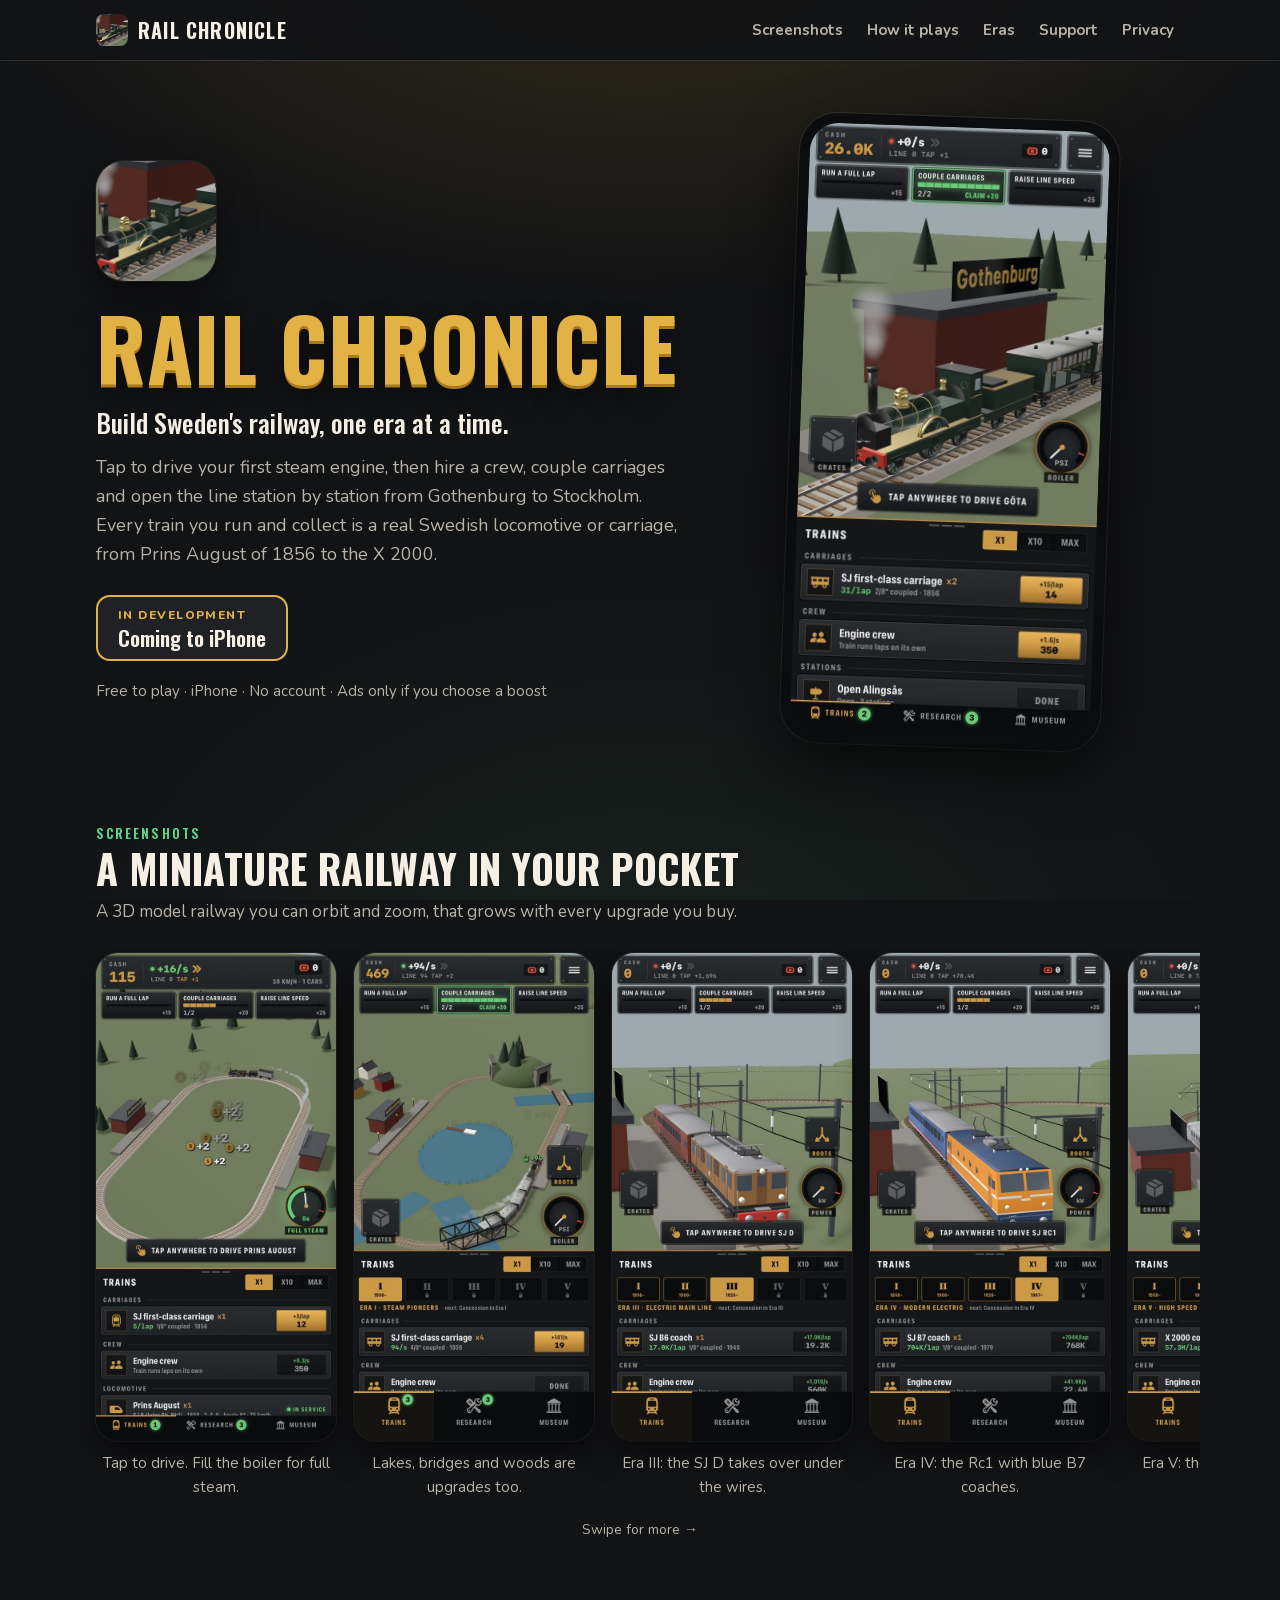
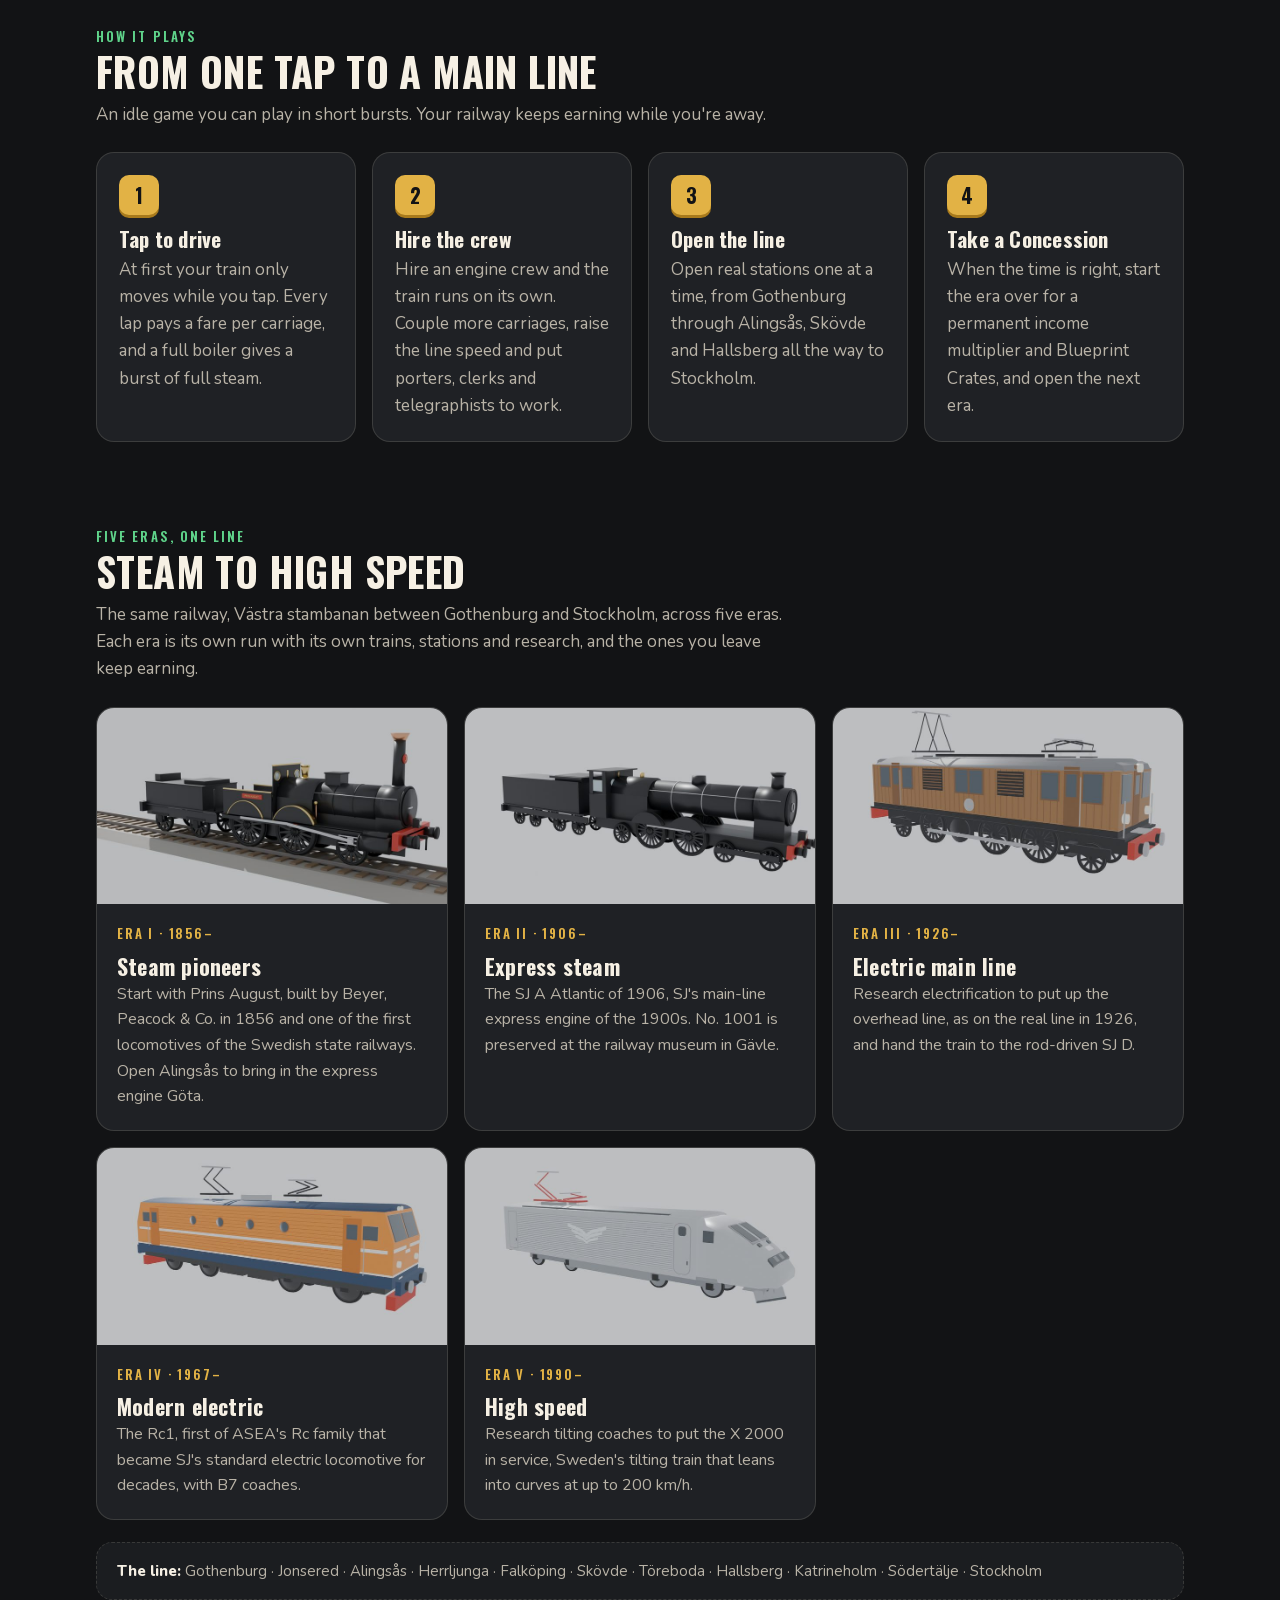
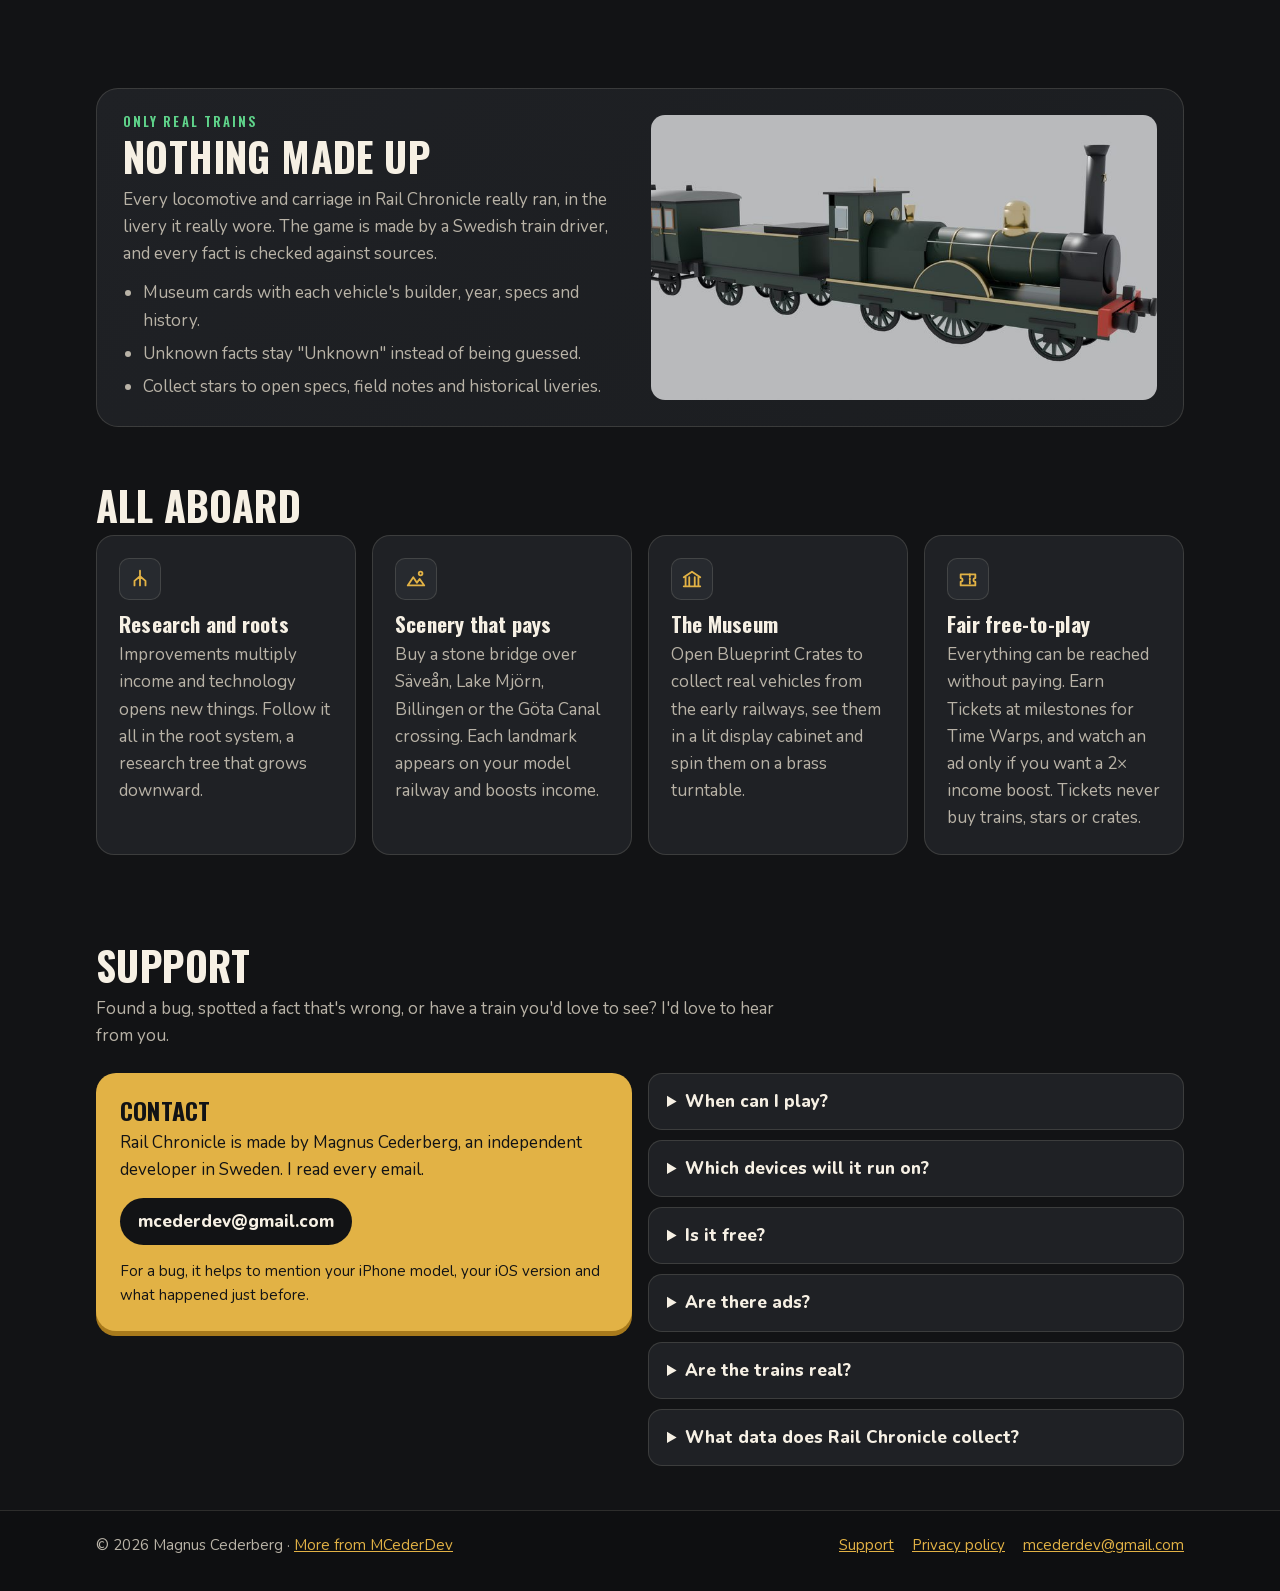
<file: index.html>
<!doctype html>
<html lang="en">
<head>
<meta charset="utf-8">
<meta name="viewport" content="width=device-width, initial-scale=1, viewport-fit=cover">
<title>Rail Chronicle: an idle railway game for iPhone</title>
<meta name="description" content="Rail Chronicle is a 3D idle railway game for iPhone. Build the line from Gothenburg to Stockholm, from the steam engine Prins August to the X 2000, with real Swedish trains. In development.">
<meta name="theme-color" content="#121315">
<link rel="canonical" href="https://mcederdev.github.io/rail-chronicle/">
<link rel="icon" href="assets/favicon.png" type="image/png">
<link rel="apple-touch-icon" href="assets/apple-touch-icon.png">
<link rel="preload" href="assets/fonts/Oswald-latin.woff2" as="font" type="font/woff2" crossorigin>
<link rel="stylesheet" href="assets/site.css">
<!-- When the app is live, add: <meta name="apple-itunes-app" content="app-id=APP_ID"> -->

<!-- Link previews in Messages, Slack and social media -->
<meta property="og:type" content="website">
<meta property="og:site_name" content="MCederDev">
<meta property="og:title" content="Rail Chronicle: build Sweden's railway, one era at a time">
<meta property="og:description" content="A 3D idle railway game for iPhone. Gothenburg to Stockholm, from steam to the X 2000, with real Swedish trains. In development.">
<meta property="og:url" content="https://mcederdev.github.io/rail-chronicle/">
<meta property="og:image" content="https://mcederdev.github.io/rail-chronicle/assets/share.png">
<meta property="og:image:width" content="1200">
<meta property="og:image:height" content="630">
<meta property="og:image:alt" content="Rail Chronicle: the steam locomotive Göta at Gothenburg station next to three screenshots of the game">
<meta name="twitter:card" content="summary_large_image">
<meta name="twitter:title" content="Rail Chronicle: build Sweden's railway">
<meta name="twitter:description" content="A 3D idle railway game for iPhone with real Swedish trains. In development.">
<meta name="twitter:image" content="https://mcederdev.github.io/rail-chronicle/assets/share.png">
</head>
<body>
<a class="skip" href="#main">Skip to content</a>
<header class="top">
  <div class="wrap">
    <a class="brand" href="./"><img src="assets/favicon.png" alt="" width="32" height="32">Rail Chronicle</a>
    <nav class="nav" aria-label="Main">
      <a href="#screenshots">Screenshots</a>
      <a href="#how">How it plays</a>
      <a href="#eras">Eras</a>
      <a href="#support">Support</a>
      <a href="privacy.html">Privacy</a>
    </nav>
  </div>
</header>

<main id="main">
  <div class="hero">
    <div class="wrap">
      <div>
        <img class="icon" src="assets/icon-512.png" alt="Rail Chronicle icon: the green and brass steam locomotive Göta at a red station building" width="120" height="120">
        <h1>Rail Chronicle</h1>
        <p class="tagline">Build Sweden's railway, one era at a time.</p>
        <p class="lede">Tap to drive your first steam engine, then hire a crew, couple carriages and open the line station by station from Gothenburg to Stockholm. Every train you run and collect is a real Swedish locomotive or carriage, from Prins August of 1856 to the X 2000.</p>
        <div class="cta">
          <div class="status" role="note"><small>In development</small><b>Coming to iPhone</b></div>
        </div>
        <p class="facts">Free to play · iPhone · No account · Ads only if you choose a boost</p>
      </div>
      <div class="phone">
        <img src="assets/screens/2-gota.jpg" alt="The steam locomotive Göta with a first-class carriage at Gothenburg station, with the Trains shop below" width="600" height="1220">
      </div>
    </div>
  </div>

  <section id="screenshots" aria-labelledby="shots-h">
    <div class="wrap">
      <p class="kicker">Screenshots</p>
      <h2 id="shots-h">A miniature railway in your pocket</h2>
      <p class="sub">A 3D model railway you can orbit and zoom, that grows with every upgrade you buy.</p>
      <div class="shots" tabindex="0" aria-label="Screenshots, scroll sideways for more">
        <figure><img src="assets/screens/1-full-steam.jpg" alt="Prins August on the first loop, coins rising from the track and the boiler gauge at Full Steam" width="600" height="1220" loading="lazy"><figcaption>Tap to drive. Fill the boiler for full steam.</figcaption></figure>
        <figure><img src="assets/screens/3-scenery.jpg" alt="A steam train crossing a stone bridge beside a lake, with a red station and woods around the loop" width="600" height="1220" loading="lazy"><figcaption>Lakes, bridges and woods are upgrades too.</figcaption></figure>
        <figure><img src="assets/screens/4-sj-d.jpg" alt="An SJ D electric locomotive with brown coaches under the overhead wires" width="600" height="1220" loading="lazy"><figcaption>Era III: the SJ D takes over under the wires.</figcaption></figure>
        <figure><img src="assets/screens/5-rc1.jpg" alt="An orange and blue SJ Rc1 locomotive with blue coaches" width="600" height="1220" loading="lazy"><figcaption>Era IV: the Rc1 with blue B7 coaches.</figcaption></figure>
        <figure><img src="assets/screens/6-x2000.jpg" alt="The X 2000 power car leading its stainless tilting coaches" width="600" height="1220" loading="lazy"><figcaption>Era V: the X 2000 and its tilting coaches.</figcaption></figure>
        <figure><img src="assets/screens/7-museum.jpg" alt="The Museum: a model of Prins August on a brass turntable above its museum card" width="600" height="1220" loading="lazy"><figcaption>Every vehicle on the Museum turntable, with its real history.</figcaption></figure>
        <figure><img src="assets/screens/9-crate.jpg" alt="A crate opening to reveal the Traveller, a Liverpool and Manchester Railway first-class carriage of 1834" width="600" height="1220" loading="lazy"><figcaption>Blueprint crates reveal real vehicles and stars.</figcaption></figure>
        <figure><img src="assets/screens/8-roots.jpg" alt="The root system: research nodes growing downward from Carriages, joined by brass lines" width="600" height="1220" loading="lazy"><figcaption>Research grows downward like roots.</figcaption></figure>
        <figure><img src="assets/screens/10-research.jpg" alt="The Research tab with Improvements and Technology, and research coming up" width="600" height="1220" loading="lazy"><figcaption>Small research combines into big research.</figcaption></figure>
      </div>
      <p class="hint" aria-hidden="true">Swipe for more →</p>
    </div>
  </section>

  <section id="how" aria-labelledby="how-h">
    <div class="wrap">
      <p class="kicker">How it plays</p>
      <h2 id="how-h">From one tap to a main line</h2>
      <p class="sub">An idle game you can play in short bursts. Your railway keeps earning while you're away.</p>
      <ol class="steps">
        <li><h3>Tap to drive</h3><p>At first your train only moves while you tap. Every lap pays a fare per carriage, and a full boiler gives a burst of full steam.</p></li>
        <li><h3>Hire the crew</h3><p>Hire an engine crew and the train runs on its own. Couple more carriages, raise the line speed and put porters, clerks and telegraphists to work.</p></li>
        <li><h3>Open the line</h3><p>Open real stations one at a time, from Gothenburg through Alingsås, Skövde and Hallsberg all the way to Stockholm.</p></li>
        <li><h3>Take a Concession</h3><p>When the time is right, start the era over for a permanent income multiplier and Blueprint Crates, and open the next era.</p></li>
      </ol>
    </div>
  </section>

  <section id="eras" aria-labelledby="eras-h">
    <div class="wrap">
      <p class="kicker">Five eras, one line</p>
      <h2 id="eras-h">Steam to high speed</h2>
      <p class="sub">The same railway, Västra stambanan between Gothenburg and Stockholm, across five eras. Each era is its own run with its own trains, stations and research, and the ones you leave keep earning.</p>
      <ol class="eras">
        <li class="era"><img src="assets/renders/prinsaugust.jpg" alt="Model of the black steam locomotive Prins August and its tender" width="800" height="450" loading="lazy"><div class="body"><span class="num">Era I · 1856–</span><h3>Steam pioneers</h3><p>Start with Prins August, built by Beyer, Peacock &amp; Co. in 1856 and one of the first locomotives of the Swedish state railways. Open Alingsås to bring in the express engine Göta.</p></div></li>
        <li class="era"><img src="assets/renders/sja1001.jpg" alt="Model of the steam locomotive SJ A 1001" width="800" height="450" loading="lazy"><div class="body"><span class="num">Era II · 1906–</span><h3>Express steam</h3><p>The SJ A Atlantic of 1906, SJ's main-line express engine of the 1900s. No. 1001 is preserved at the railway museum in Gävle.</p></div></li>
        <li class="era"><img src="assets/renders/sjd.jpg" alt="Model of the rod-driven electric locomotive SJ D" width="800" height="450" loading="lazy"><div class="body"><span class="num">Era III · 1926–</span><h3>Electric main line</h3><p>Research electrification to put up the overhead line, as on the real line in 1926, and hand the train to the rod-driven SJ D.</p></div></li>
        <li class="era"><img src="assets/renders/sjrc1.jpg" alt="Model of the electric locomotive SJ Rc1" width="800" height="450" loading="lazy"><div class="body"><span class="num">Era IV · 1967–</span><h3>Modern electric</h3><p>The Rc1, first of ASEA's Rc family that became SJ's standard electric locomotive for decades, with B7 coaches.</p></div></li>
        <li class="era"><img src="assets/renders/sjx2.jpg" alt="Model of the X 2000 power car" width="800" height="450" loading="lazy"><div class="body"><span class="num">Era V · 1990–</span><h3>High speed</h3><p>Research tilting coaches to put the X 2000 in service, Sweden's tilting train that leans into curves at up to 200 km/h.</p></div></li>
      </ol>
      <p class="line"><b>The line:</b> Gothenburg · Jonsered · Alingsås · Herrljunga · Falköping · Skövde · Töreboda · Hallsberg · Katrineholm · Södertälje · Stockholm</p>
    </div>
  </section>

  <section aria-labelledby="real-h">
    <div class="wrap">
      <div class="promise">
        <div>
          <p class="kicker">Only real trains</p>
          <h2 id="real-h">Nothing made up</h2>
          <p class="sub" style="margin-bottom:0">Every locomotive and carriage in Rail Chronicle really ran, in the livery it really wore. The game is made by a Swedish train driver, and every fact is checked against sources.</p>
          <ul>
            <li>Museum cards with each vehicle's builder, year, specs and history.</li>
            <li>Unknown facts stay "Unknown" instead of being guessed.</li>
            <li>Collect stars to open specs, field notes and historical liveries.</li>
          </ul>
        </div>
        <img src="assets/renders/gota.jpg" alt="Model of Göta, SJ no. 75, a green 2-2-2 steam locomotive with brass details" width="800" height="450" loading="lazy">
      </div>
    </div>
  </section>

  <section aria-labelledby="feat-h" style="padding-top:12px">
    <div class="wrap">
      <h2 id="feat-h">All aboard</h2>
      <div class="grid">
        <div class="card"><span class="glyph" aria-hidden="true"><svg viewBox="0 0 24 24" fill="none" stroke="currentColor" stroke-width="2" stroke-linecap="round" stroke-linejoin="round"><path d="M12 3v6M12 9l-6 5M12 9l6 5M6 14v5M18 14v5M12 9v10"/></svg></span><h3>Research and roots</h3><p>Improvements multiply income and technology opens new things. Follow it all in the root system, a research tree that grows downward.</p></div>
        <div class="card"><span class="glyph" aria-hidden="true"><svg viewBox="0 0 24 24" fill="none" stroke="currentColor" stroke-width="2" stroke-linecap="round" stroke-linejoin="round"><path d="M3 19l6-9 4 6 3-4 5 7z"/><circle cx="17" cy="6" r="2"/></svg></span><h3>Scenery that pays</h3><p>Buy a stone bridge over Säveån, Lake Mjörn, Billingen or the Göta Canal crossing. Each landmark appears on your model railway and boosts income.</p></div>
        <div class="card"><span class="glyph" aria-hidden="true"><svg viewBox="0 0 24 24" fill="none" stroke="currentColor" stroke-width="2" stroke-linecap="round" stroke-linejoin="round"><path d="M3 10l9-6 9 6M5 10v9M9 10v9M15 10v9M19 10v9M3 20h18"/></svg></span><h3>The Museum</h3><p>Open Blueprint Crates to collect real vehicles from the early railways, see them in a lit display cabinet and spin them on a brass turntable.</p></div>
        <div class="card"><span class="glyph" aria-hidden="true"><svg viewBox="0 0 24 24" fill="none" stroke="currentColor" stroke-width="2" stroke-linecap="round" stroke-linejoin="round"><path d="M4 7h16v4a2 2 0 0 0 0 4v4H4v-4a2 2 0 0 0 0-4z"/><path d="M14 7v12" stroke-dasharray="2 2"/></svg></span><h3>Fair free-to-play</h3><p>Everything can be reached without paying. Earn Tickets at milestones for Time Warps, and watch an ad only if you want a 2× income boost. Tickets never buy trains, stars or crates.</p></div>
      </div>
    </div>
  </section>

  <section id="support" aria-labelledby="support-h">
    <div class="wrap">
      <h2 id="support-h">Support</h2>
      <p class="sub">Found a bug, spotted a fact that's wrong, or have a train you'd love to see? I'd love to hear from you.</p>
      <div class="support">
        <div class="contact">
          <h3>Contact</h3>
          <p>Rail Chronicle is made by Magnus Cederberg, an independent developer in Sweden. I read every email.</p>
          <a class="mail" href="mailto:mcederdev@gmail.com?subject=Rail%20Chronicle">mcederdev@gmail.com</a>
          <p class="small">For a bug, it helps to mention your iPhone model, your iOS version and what happened just before.</p>
        </div>
        <div class="faq">
          <details>
            <summary>When can I play?</summary>
            <p>Rail Chronicle is in development. The first test release covers the whole Gothenburg–Stockholm line, from Prins August to the X 2000. This page will link to the App Store when it's out.</p>
          </details>
          <details>
            <summary>Which devices will it run on?</summary>
            <p>iPhone. There is no Android version planned for now.</p>
          </details>
          <details>
            <summary>Is it free?</summary>
            <p>Yes, and it can be finished without paying. You can buy Tickets or a monthly pass that gives boosts without ads, but Tickets never buy trains, stars or crates.</p>
          </details>
          <details>
            <summary>Are there ads?</summary>
            <p>Only if you ask for one. Watching an ad gives a 2× income boost for 2 hours, up to 12 hours. There are no other ads in the game.</p>
          </details>
          <details>
            <summary>Are the trains real?</summary>
            <p>Yes. Every locomotive and carriage is a real historical vehicle, and its facts come from cited sources. If you spot a mistake, please email me.</p>
          </details>
          <details>
            <summary>What data does Rail Chronicle collect?</summary>
            <p>Your progress stays on your iPhone. The ads are served by Google AdMob, which asks for your consent first. The <a href="privacy.html">privacy policy</a> has the details.</p>
          </details>
        </div>
      </div>
    </div>
  </section>
</main>

<footer class="foot">
  <div class="wrap">
    <span>&copy; 2026 Magnus Cederberg · <a href="../">More from MCederDev</a></span>
    <nav aria-label="Footer">
      <a href="#support">Support</a>
      <a href="privacy.html">Privacy policy</a>
      <a href="mailto:mcederdev@gmail.com">mcederdev@gmail.com</a>
    </nav>
  </div>
</footer>
</body>
</html>
</file>
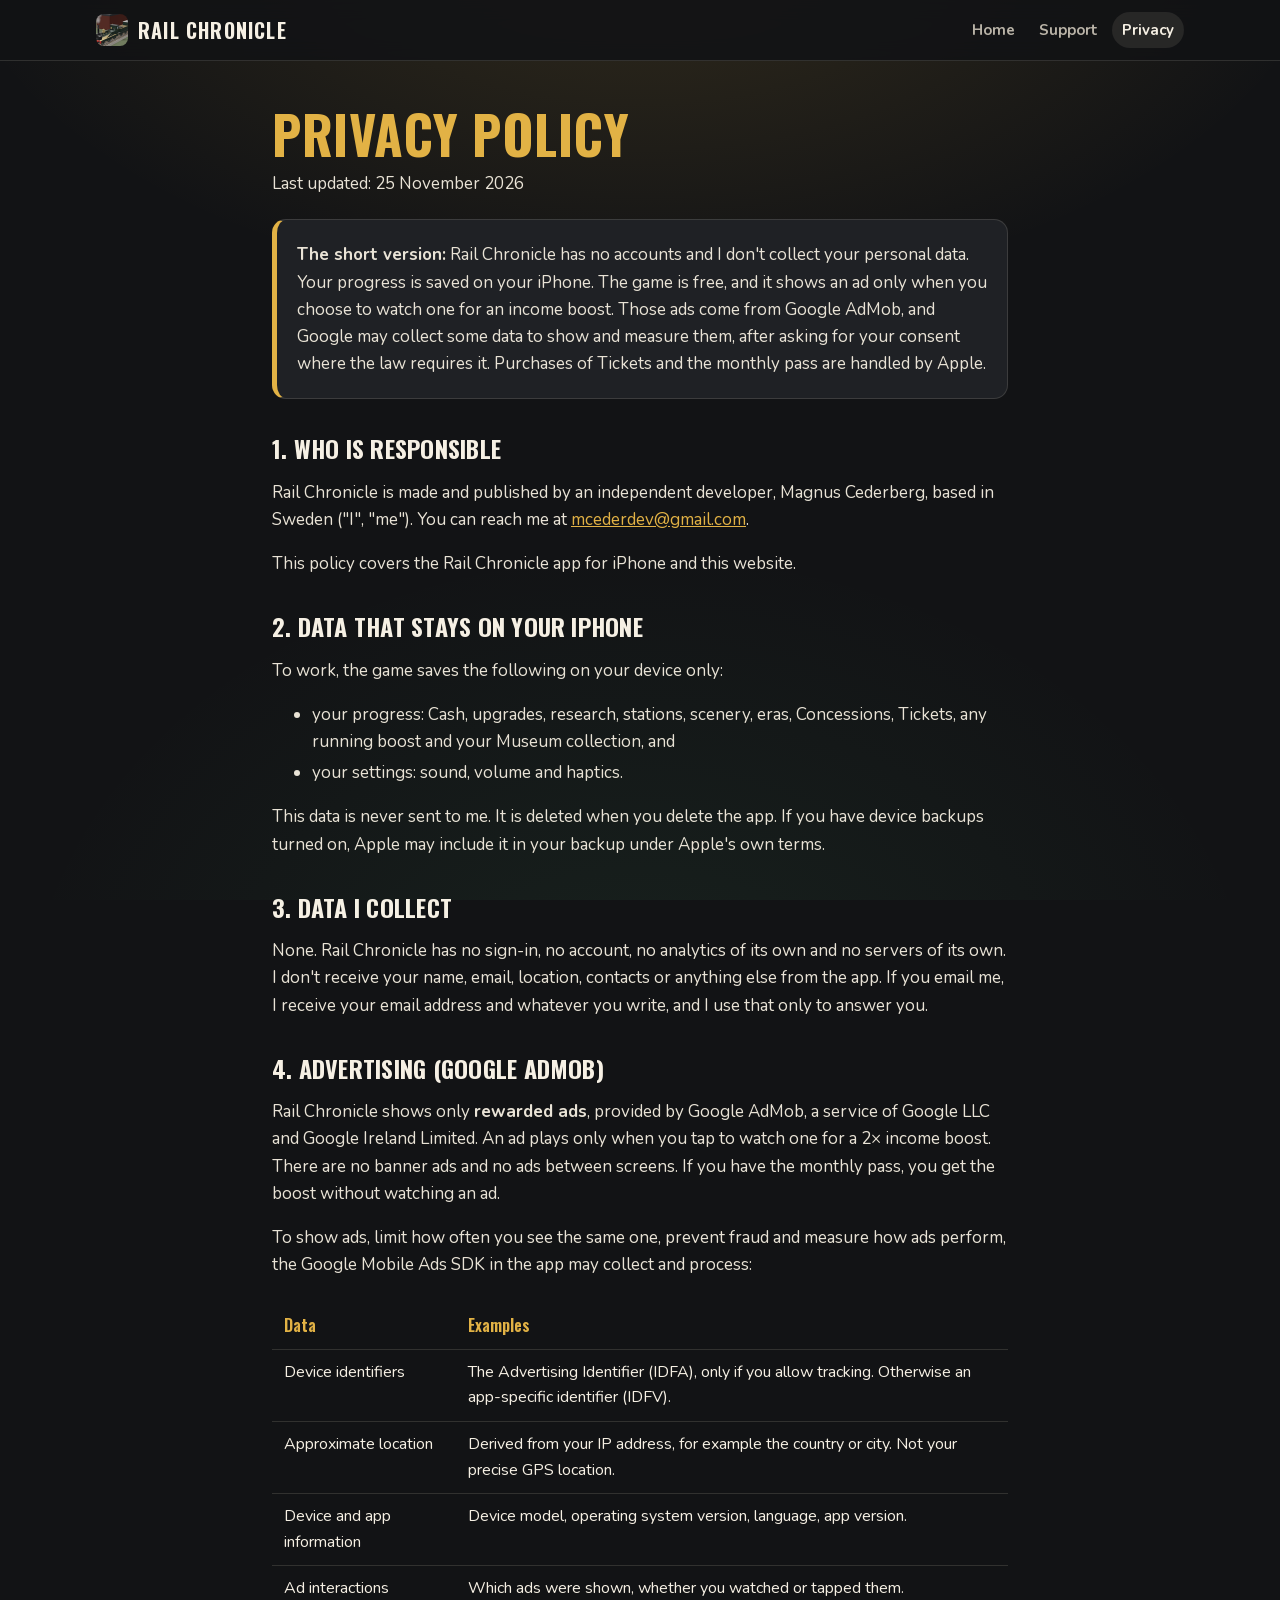
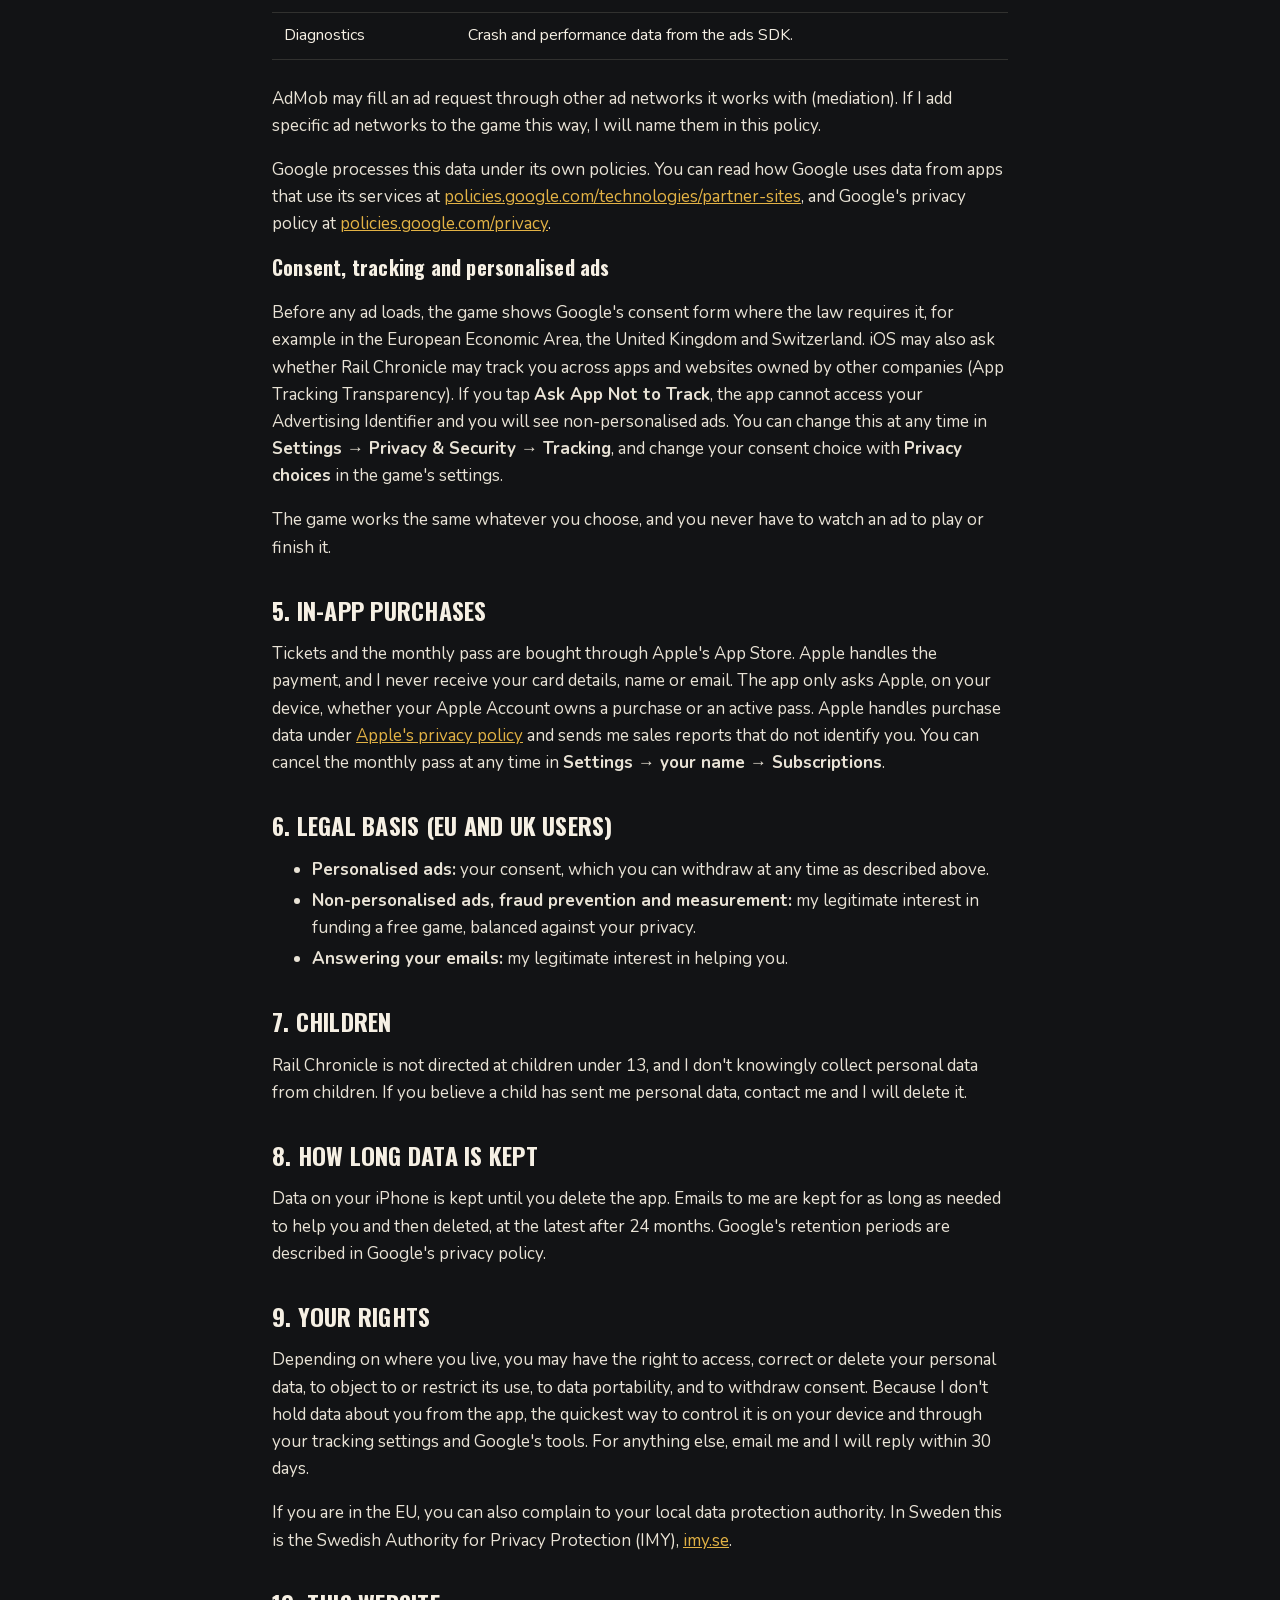
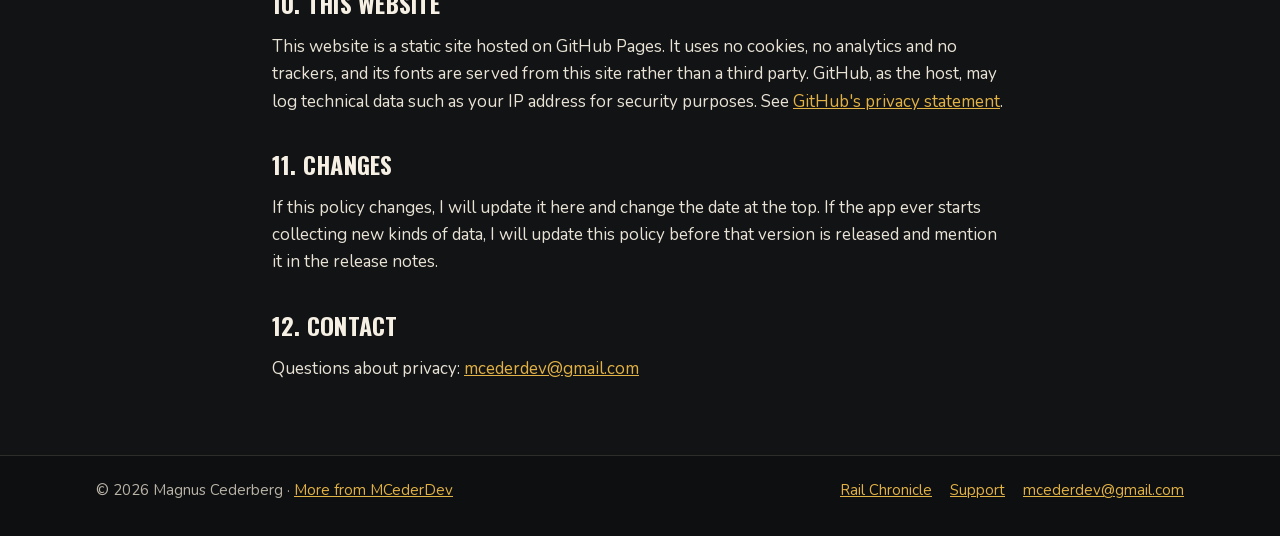
<file: privacy.html>
<!doctype html>
<html lang="en">
<head>
<meta charset="utf-8">
<meta name="viewport" content="width=device-width, initial-scale=1, viewport-fit=cover">
<title>Privacy Policy · Rail Chronicle</title>
<meta name="description" content="Privacy policy for Rail Chronicle, the idle railway game for iPhone. No account, progress stays on your iPhone, and optional rewarded ads from Google AdMob.">
<meta name="theme-color" content="#121315">
<link rel="canonical" href="https://mcederdev.github.io/rail-chronicle/privacy.html">
<link rel="icon" href="assets/favicon.png" type="image/png">
<link rel="apple-touch-icon" href="assets/apple-touch-icon.png">
<link rel="stylesheet" href="assets/site.css">
<meta property="og:type" content="website">
<meta property="og:site_name" content="MCederDev">
<meta property="og:title" content="Rail Chronicle privacy policy">
<meta property="og:description" content="No account, progress stays on your iPhone, and ads only when you choose a boost.">
<meta property="og:url" content="https://mcederdev.github.io/rail-chronicle/privacy.html">
<meta property="og:image" content="https://mcederdev.github.io/rail-chronicle/assets/share.png">
<meta property="og:image:width" content="1200">
<meta property="og:image:height" content="630">
<meta property="og:image:alt" content="Rail Chronicle: the steam locomotive Göta at Gothenburg station next to three screenshots of the game">
<meta name="twitter:card" content="summary_large_image">
</head>
<body>
<a class="skip" href="#main">Skip to content</a>
<header class="top">
  <div class="wrap">
    <a class="brand" href="./"><img src="assets/favicon.png" alt="" width="32" height="32">Rail Chronicle</a>
    <nav class="nav" aria-label="Main">
      <a href="./">Home</a>
      <a href="./#support">Support</a>
      <a href="privacy.html" aria-current="page">Privacy</a>
    </nav>
  </div>
</header>

<main id="main" class="doc">
  <div class="wrap">
    <h1>Privacy Policy</h1>
    <p class="meta">Last updated: 25 November 2026</p>

    <div class="note"><p><strong>The short version:</strong> Rail Chronicle has no accounts and I don't collect your personal data. Your progress is saved on your iPhone. The game is free, and it shows an ad only when you choose to watch one for an income boost. Those ads come from Google AdMob, and Google may collect some data to show and measure them, after asking for your consent where the law requires it. Purchases of Tickets and the monthly pass are handled by Apple.</p></div>

    <h2>1. Who is responsible</h2>
    <p>Rail Chronicle is made and published by an independent developer, Magnus Cederberg, based in Sweden ("I", "me"). You can reach me at <a href="mailto:mcederdev@gmail.com">mcederdev@gmail.com</a>.</p>
    <p>This policy covers the Rail Chronicle app for iPhone and this website.</p>

    <h2>2. Data that stays on your iPhone</h2>
    <p>To work, the game saves the following on your device only:</p>
    <ul>
      <li>your progress: Cash, upgrades, research, stations, scenery, eras, Concessions, Tickets, any running boost and your Museum collection, and</li>
      <li>your settings: sound, volume and haptics.</li>
    </ul>
    <p>This data is never sent to me. It is deleted when you delete the app. If you have device backups turned on, Apple may include it in your backup under Apple's own terms.</p>

    <h2>3. Data I collect</h2>
    <p>None. Rail Chronicle has no sign-in, no account, no analytics of its own and no servers of its own. I don't receive your name, email, location, contacts or anything else from the app. If you email me, I receive your email address and whatever you write, and I use that only to answer you.</p>

    <h2>4. Advertising (Google AdMob)</h2>
    <p>Rail Chronicle shows only <strong>rewarded ads</strong>, provided by Google AdMob, a service of Google LLC and Google Ireland Limited. An ad plays only when you tap to watch one for a 2× income boost. There are no banner ads and no ads between screens. If you have the monthly pass, you get the boost without watching an ad.</p>
    <p>To show ads, limit how often you see the same one, prevent fraud and measure how ads perform, the Google Mobile Ads SDK in the app may collect and process:</p>
    <div class="table-scroll">
    <table>
      <thead><tr><th>Data</th><th>Examples</th></tr></thead>
      <tbody>
        <tr><td>Device identifiers</td><td>The Advertising Identifier (IDFA), only if you allow tracking. Otherwise an app-specific identifier (IDFV).</td></tr>
        <tr><td>Approximate location</td><td>Derived from your IP address, for example the country or city. Not your precise GPS location.</td></tr>
        <tr><td>Device and app information</td><td>Device model, operating system version, language, app version.</td></tr>
        <tr><td>Ad interactions</td><td>Which ads were shown, whether you watched or tapped them.</td></tr>
        <tr><td>Diagnostics</td><td>Crash and performance data from the ads SDK.</td></tr>
      </tbody>
    </table>
    </div>
    <p>AdMob may fill an ad request through other ad networks it works with (mediation). If I add specific ad networks to the game this way, I will name them in this policy.</p>
    <p>Google processes this data under its own policies. You can read how Google uses data from apps that use its services at <a href="https://policies.google.com/technologies/partner-sites">policies.google.com/technologies/partner-sites</a>, and Google's privacy policy at <a href="https://policies.google.com/privacy">policies.google.com/privacy</a>.</p>

    <h3>Consent, tracking and personalised ads</h3>
    <p>Before any ad loads, the game shows Google's consent form where the law requires it, for example in the European Economic Area, the United Kingdom and Switzerland. iOS may also ask whether Rail Chronicle may track you across apps and websites owned by other companies (App Tracking Transparency). If you tap <strong>Ask App Not to Track</strong>, the app cannot access your Advertising Identifier and you will see non-personalised ads. You can change this at any time in <strong>Settings &rarr; Privacy &amp; Security &rarr; Tracking</strong>, and change your consent choice with <strong>Privacy choices</strong> in the game's settings.</p>
    <p>The game works the same whatever you choose, and you never have to watch an ad to play or finish it.</p>

    <h2>5. In-app purchases</h2>
    <p>Tickets and the monthly pass are bought through Apple's App Store. Apple handles the payment, and I never receive your card details, name or email. The app only asks Apple, on your device, whether your Apple Account owns a purchase or an active pass. Apple handles purchase data under <a href="https://www.apple.com/legal/privacy/">Apple's privacy policy</a> and sends me sales reports that do not identify you. You can cancel the monthly pass at any time in <strong>Settings &rarr; your name &rarr; Subscriptions</strong>.</p>

    <h2>6. Legal basis (EU and UK users)</h2>
    <ul>
      <li><strong>Personalised ads:</strong> your consent, which you can withdraw at any time as described above.</li>
      <li><strong>Non-personalised ads, fraud prevention and measurement:</strong> my legitimate interest in funding a free game, balanced against your privacy.</li>
      <li><strong>Answering your emails:</strong> my legitimate interest in helping you.</li>
    </ul>

    <h2>7. Children</h2>
    <p>Rail Chronicle is not directed at children under 13, and I don't knowingly collect personal data from children. If you believe a child has sent me personal data, contact me and I will delete it.</p>

    <h2>8. How long data is kept</h2>
    <p>Data on your iPhone is kept until you delete the app. Emails to me are kept for as long as needed to help you and then deleted, at the latest after 24 months. Google's retention periods are described in Google's privacy policy.</p>

    <h2>9. Your rights</h2>
    <p>Depending on where you live, you may have the right to access, correct or delete your personal data, to object to or restrict its use, to data portability, and to withdraw consent. Because I don't hold data about you from the app, the quickest way to control it is on your device and through your tracking settings and Google's tools. For anything else, email me and I will reply within 30 days.</p>
    <p>If you are in the EU, you can also complain to your local data protection authority. In Sweden this is the Swedish Authority for Privacy Protection (IMY), <a href="https://www.imy.se">imy.se</a>.</p>

    <h2>10. This website</h2>
    <p>This website is a static site hosted on GitHub Pages. It uses no cookies, no analytics and no trackers, and its fonts are served from this site rather than a third party. GitHub, as the host, may log technical data such as your IP address for security purposes. See <a href="https://docs.github.com/en/site-policy/privacy-policies/github-general-privacy-statement">GitHub's privacy statement</a>.</p>

    <h2>11. Changes</h2>
    <p>If this policy changes, I will update it here and change the date at the top. If the app ever starts collecting new kinds of data, I will update this policy before that version is released and mention it in the release notes.</p>

    <h2>12. Contact</h2>
    <p>Questions about privacy: <a href="mailto:mcederdev@gmail.com">mcederdev@gmail.com</a></p>
  </div>
</main>

<footer class="foot">
  <div class="wrap">
    <span>&copy; 2026 Magnus Cederberg · <a href="../">More from MCederDev</a></span>
    <nav aria-label="Footer">
      <a href="./">Rail Chronicle</a>
      <a href="./#support">Support</a>
      <a href="mailto:mcederdev@gmail.com">mcederdev@gmail.com</a>
    </nav>
  </div>
</footer>
</body>
</html>
</file>
<file: assets/site.css>
/* Rail Chronicle website. Dark gauge panels, brass and signal green, like the game. One dark theme by choice. */
@font-face { font-family: "Oswald"; font-weight: 200 700; font-display: swap;
  src: url("fonts/Oswald-latin.woff2") format("woff2"); }
@font-face { font-family: "Nunito"; font-weight: 200 1000; font-display: swap;
  src: url("fonts/Nunito-latin.woff2") format("woff2"); }

:root {
  --bg: #121315; --bg-2: #1b1d20; --panel: #1f2125; --panel-2: #272a2f; --rule: rgba(255, 244, 222, .13);
  --ink: #f6f0e4; --muted: #b9b3a7;
  --brass: #e2b245; --brass-deep: #a87a1c; --green: #5fd38a; --brick: #7d2f27; --sky: #9fb0bf; --grass: #6f7c55;
  --font-display: "Oswald", "Arial Narrow", "Helvetica Neue", Arial, sans-serif;
  --font-body: "Nunito", -apple-system, "Segoe UI", Roboto, sans-serif;
  color-scheme: dark;
}
* { box-sizing: border-box; }
html { scroll-behavior: smooth; }
@media (prefers-reduced-motion: reduce) { html { scroll-behavior: auto; } }
body {
  margin: 0; color: var(--ink); font: 400 17px/1.6 var(--font-body);
  background:
    radial-gradient(1000px 560px at 50% -10%, rgba(226, 178, 69, .16), transparent 70%),
    radial-gradient(900px 700px at 50% 115%, rgba(95, 211, 138, .08), transparent 70%),
    var(--bg);
  background-attachment: fixed;
}
img { max-width: 100%; height: auto; display: block; }
a { color: var(--brass); }
a:hover { color: var(--ink); }
:focus-visible { outline: 3px solid var(--brass); outline-offset: 3px; border-radius: 6px; }
.wrap { width: min(68rem, 100% - 32px); margin: 0 auto; }
.skip { position: absolute; left: -999px; top: 8px; background: var(--brass); color: var(--bg); padding: 8px 14px; border-radius: 10px; z-index: 10; }
.skip:focus { left: 12px; }
h1, h2, h3 { font-family: var(--font-display); font-weight: 700; line-height: 1.1; letter-spacing: .01em; }

/* Top bar */
.top { position: sticky; top: 0; z-index: 5; background: rgba(18, 19, 21, .88); backdrop-filter: blur(10px);
       -webkit-backdrop-filter: blur(10px); border-bottom: 1px solid var(--rule); }
.top .wrap { display: flex; align-items: center; justify-content: space-between; gap: 12px; min-height: 60px; flex-wrap: wrap; padding: 8px 0; }
.brand { display: flex; align-items: center; gap: 10px; color: var(--ink); text-decoration: none;
         font: 700 20px/1 var(--font-display); text-transform: uppercase; letter-spacing: .06em; }
.brand img { width: 32px; height: 32px; border-radius: 8px; }
.nav { display: flex; flex-wrap: wrap; gap: 2px 4px; }
.nav a { color: var(--muted); text-decoration: none; font-weight: 700; font-size: 15px; padding: 6px 10px; border-radius: 999px; }
.nav a:hover, .nav a[aria-current="page"] { color: var(--ink); background: rgba(255, 244, 222, .09); }

/* Hero */
.hero { padding: 56px 0 36px; }
.hero .wrap { display: grid; gap: 36px; grid-template-columns: minmax(0, 1.25fr) minmax(0, 1fr); align-items: center; }
.hero .icon { width: 120px; height: 120px; border-radius: 28px; margin: 0 0 20px;
              box-shadow: 0 16px 36px rgba(0, 0, 0, .5), 0 0 0 1px rgba(255, 255, 255, .08); }
.hero h1 { margin: 0; font-size: clamp(48px, 11vw, 84px); text-transform: uppercase; color: var(--brass);
           text-shadow: 0 3px 0 var(--brass-deep), 0 10px 26px rgba(0, 0, 0, .5); }
.tagline { margin: 12px 0 0; font: 500 clamp(20px, 4.2vw, 26px)/1.3 var(--font-display); color: var(--ink); max-width: 32ch; }
.lede { margin: 14px 0 0; max-width: 38rem; color: var(--muted); font-size: 18px; }
.cta { margin-top: 26px; display: flex; flex-wrap: wrap; align-items: center; gap: 12px 18px; }
/* Release status. Swap for Apple's official App Store badge (linked) once the app is live. */
.status { display: inline-block; background: var(--panel); color: var(--ink); border: 2px solid var(--brass);
          border-radius: 14px; padding: 9px 20px; }
.status small { display: block; font-size: 12px; font-weight: 800; letter-spacing: .12em; text-transform: uppercase; color: var(--brass); }
.status b { display: block; font: 600 21px/1.2 var(--font-display); }
.facts { margin: 18px 0 0; color: var(--muted); font-size: 15px; }
.phone { justify-self: center; width: min(320px, 100%); border-radius: 38px; padding: 10px; background: #0b0c0d;
         box-shadow: 0 24px 60px rgba(0, 0, 0, .6), 0 0 0 1px rgba(255, 255, 255, .1); transform: rotate(2deg); }
.phone img { border-radius: 29px; aspect-ratio: 600 / 1220; object-fit: cover; }
@media (max-width: 760px) {
  .hero .wrap { grid-template-columns: 1fr; text-align: center; }
  .hero .icon { margin: 0 auto 18px; }
  .tagline, .lede { margin-left: auto; margin-right: auto; }
  .cta { justify-content: center; }
  .phone { width: min(260px, 80%); transform: none; }
}

/* Sections */
section { padding: 44px 0; }
h2 { font-size: clamp(28px, 6vw, 40px); margin: 0 0 8px; text-transform: uppercase; }
.sub { color: var(--muted); margin: 0 0 24px; max-width: 44rem; }
.kicker { margin: 0 0 6px; font: 600 13px/1 var(--font-display); letter-spacing: .16em; text-transform: uppercase; color: var(--green); }

/* Screenshots: a swipeable strip of portrait phones */
.shots { display: grid; grid-auto-flow: column; grid-auto-columns: min(62%, 15rem); gap: 18px; overflow-x: auto;
         scroll-snap-type: x mandatory; padding: 4px 16px 18px; margin: 0 -16px;
         scrollbar-color: rgba(255, 244, 222, .3) transparent; }
.shots figure { margin: 0; scroll-snap-align: center; }
.shots img { width: 100%; aspect-ratio: 600 / 1220; object-fit: cover; border-radius: 22px; background: var(--panel);
             box-shadow: 0 14px 30px rgba(0, 0, 0, .5), 0 0 0 1px rgba(255, 255, 255, .08); }
.shots figcaption { margin-top: 10px; color: var(--muted); font-size: 15px; text-align: center; }
.hint { color: var(--muted); font-size: 14px; text-align: center; margin: 2px 0 0; }

/* How it plays */
.steps { list-style: none; padding: 0; margin: 0; display: grid; gap: 16px; grid-template-columns: repeat(auto-fit, minmax(230px, 1fr)); counter-reset: step; }
.steps li { background: var(--panel); border: 1px solid var(--rule); border-radius: 18px; padding: 22px; }
.steps li::before { counter-increment: step; content: counter(step); display: grid; place-items: center; width: 40px; height: 40px; border-radius: 10px;
                    background: var(--brass); color: var(--bg); font: 700 20px/1 var(--font-display); box-shadow: 0 3px 0 var(--brass-deep); margin-bottom: 12px; }
.steps h3, .card h3 { margin: 0 0 6px; font-size: 21px; }
.steps p, .card p { margin: 0; color: var(--muted); }

/* Eras: one line, five eras */
.eras { list-style: none; padding: 0; margin: 0; display: grid; gap: 16px; grid-template-columns: repeat(auto-fit, minmax(300px, 1fr)); }
.era { background: var(--panel); border: 1px solid var(--rule); border-radius: 18px; overflow: hidden; display: flex; flex-direction: column; }
.era img { width: 100%; aspect-ratio: 16 / 9; object-fit: cover; background: #c9c9c9; }
.era .body { padding: 16px 20px 20px; }
.era .num { font: 600 13px/1 var(--font-display); letter-spacing: .14em; text-transform: uppercase; color: var(--brass); }
.era h3 { margin: 6px 0 4px; font-size: 22px; }
.era p { margin: 0; color: var(--muted); font-size: 16px; }
.line { margin: 22px 0 0; padding: 16px 20px; border-radius: 16px; background: var(--bg-2); border: 1px dashed var(--rule);
        color: var(--muted); font-size: 15px; }
.line b { color: var(--ink); font-weight: 800; }

/* Features */
.grid { display: grid; gap: 16px; grid-template-columns: repeat(auto-fit, minmax(260px, 1fr)); }
.card { background: var(--panel); border: 1px solid var(--rule); border-radius: 18px; padding: 22px; }
.card .glyph { display: grid; place-items: center; width: 42px; height: 42px; border-radius: 10px; margin-bottom: 12px;
               background: var(--panel-2); color: var(--brass); border: 1px solid var(--rule); }
.card .glyph svg { width: 22px; height: 22px; }

/* Real trains promise */
.promise { display: grid; gap: 22px; grid-template-columns: minmax(0, 1fr) minmax(0, 1fr); align-items: center;
           background: linear-gradient(135deg, var(--panel), var(--bg-2)); border: 1px solid var(--rule); border-radius: 22px; padding: 26px; }
.promise img { border-radius: 14px; }
.promise ul { margin: 12px 0 0; padding-left: 20px; color: var(--muted); }
.promise li + li { margin-top: 6px; }
@media (max-width: 760px) { .promise { grid-template-columns: 1fr; } }

/* Support */
.support { display: grid; gap: 16px; grid-template-columns: repeat(auto-fit, minmax(300px, 1fr)); align-items: start; }
.contact { background: var(--brass); color: var(--bg); border-radius: 20px; padding: 24px; box-shadow: 0 5px 0 var(--brass-deep); }
.contact h3 { margin: 0 0 6px; font-size: 24px; text-transform: uppercase; }
.contact p { margin: 0 0 14px; }
.contact a.mail { display: inline-block; background: var(--bg); color: var(--ink); text-decoration: none; font-weight: 800;
                  border-radius: 999px; padding: 10px 18px; overflow-wrap: anywhere; }
.contact a.mail:hover { background: var(--panel-2); }
.contact .small { font-size: 15px; margin: 14px 0 0; }
.faq details { background: var(--panel); border: 1px solid var(--rule); border-radius: 14px; padding: 14px 18px; }
.faq details + details { margin-top: 10px; }
.faq summary { cursor: pointer; font-weight: 800; }
.faq details p { margin: 10px 0 2px; color: var(--muted); }

/* Privacy page */
.doc { padding: 44px 0 56px; }
.doc .wrap { max-width: 46rem; }
.doc h1 { font-size: clamp(36px, 8vw, 52px); margin: 0; color: var(--brass); text-transform: uppercase; }
.doc h2 { font-size: 24px; margin: 36px 0 8px; }
.doc p, .doc li { color: #e9e3d6; }
.doc li + li { margin-top: 4px; }
.meta { color: var(--muted); margin: 8px 0 22px; }
.note { background: var(--panel); border: 1px solid var(--rule); border-left: 5px solid var(--brass); border-radius: 14px; padding: 4px 20px; }
.table-scroll { overflow-x: auto; }
table { border-collapse: collapse; width: 100%; min-width: 30rem; margin: 8px 0; font-size: 16px; }
th, td { text-align: left; vertical-align: top; padding: 10px 12px; border-bottom: 1px solid var(--rule); }
th { font-family: var(--font-display); font-weight: 600; color: var(--brass); }

/* Footer */
.foot { border-top: 1px solid var(--rule); padding: 22px 0 34px; color: var(--muted); font-size: 15px; background: rgba(0, 0, 0, .2); }
.foot .wrap { display: flex; flex-wrap: wrap; justify-content: space-between; gap: 10px 24px; }
.foot nav { display: flex; flex-wrap: wrap; gap: 6px 18px; }
</file>
